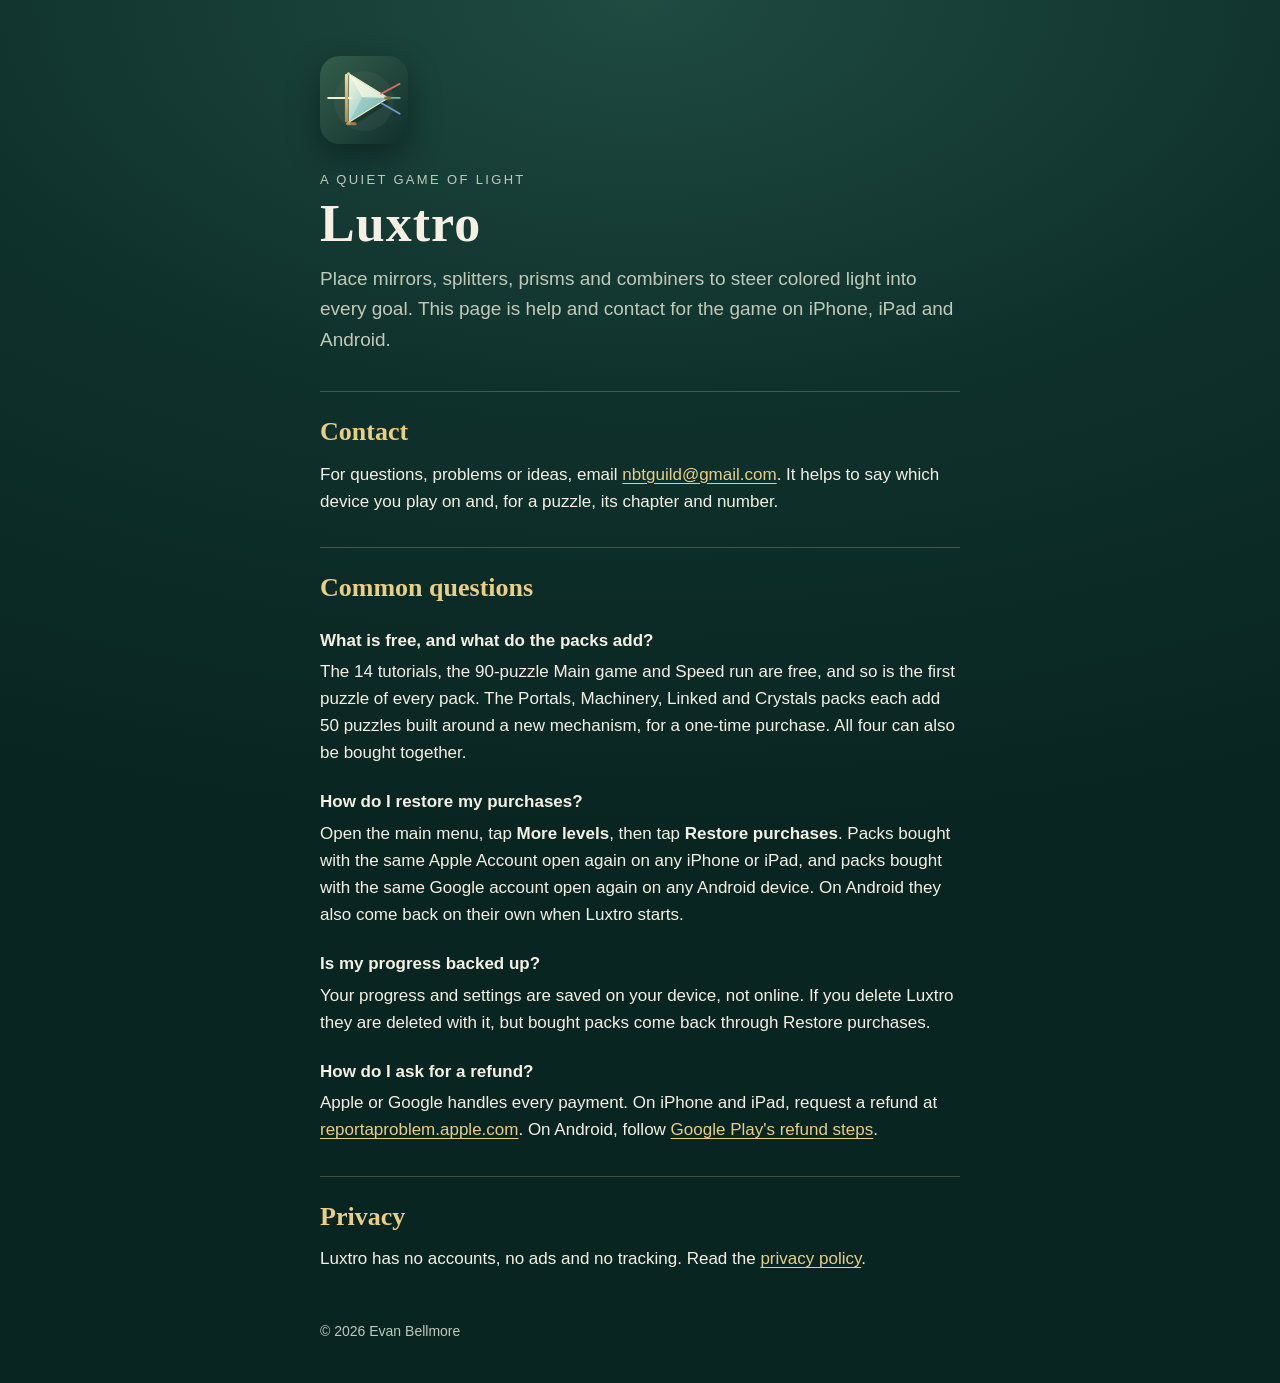
<file: index.html>
<!doctype html>
<html lang="en">
<head>
<meta charset="utf-8">
<meta name="viewport" content="width=device-width, initial-scale=1">
<title>Luxtro Support</title>
<meta name="description" content="Help and contact for Luxtro, a quiet puzzle game of light for iPhone, iPad and Android.">
<link rel="icon" href="icon.svg" type="image/svg+xml">
<link rel="stylesheet" href="style.css">
</head>
<body>
<main>
  <header>
    <img class="icon" src="icon.svg" alt="" width="88" height="88">
    <p class="kicker">A quiet game of light</p>
    <h1>Luxtro</h1>
    <p class="lede">Place mirrors, splitters, prisms and combiners to steer colored light into every goal. This page is help and contact for the game on iPhone, iPad and Android.</p>
  </header>

  <section>
    <h2>Contact</h2>
    <p>For questions, problems or ideas, email <a href="mailto:nbtguild@gmail.com">nbtguild@gmail.com</a>. It helps to say which device you play on and, for a puzzle, its chapter and number.</p>
  </section>

  <section>
    <h2>Common questions</h2>

    <h3>What is free, and what do the packs add?</h3>
    <p>The 14 tutorials, the 90-puzzle Main game and Speed run are free, and so is the first puzzle of every pack. The Portals, Machinery, Linked and Crystals packs each add 50 puzzles built around a new mechanism, for a one-time purchase. All four can also be bought together.</p>

    <h3>How do I restore my purchases?</h3>
    <p>Open the main menu, tap <strong>More levels</strong>, then tap <strong>Restore purchases</strong>. Packs bought with the same Apple Account open again on any iPhone or iPad, and packs bought with the same Google account open again on any Android device. On Android they also come back on their own when Luxtro starts.</p>

    <h3>Is my progress backed up?</h3>
    <p>Your progress and settings are saved on your device, not online. If you delete Luxtro they are deleted with it, but bought packs come back through Restore purchases.</p>

    <h3>How do I ask for a refund?</h3>
    <p>Apple or Google handles every payment. On iPhone and iPad, request a refund at <a href="https://reportaproblem.apple.com">reportaproblem.apple.com</a>. On Android, follow <a href="https://support.google.com/googleplay/answer/2479637">Google Play's refund steps</a>.</p>
  </section>

  <section>
    <h2>Privacy</h2>
    <p>Luxtro has no accounts, no ads and no tracking. Read the <a href="privacy.html">privacy policy</a>.</p>
  </section>

  <footer>© 2026 Evan Bellmore</footer>
</main>
</body>
</html>
</file>
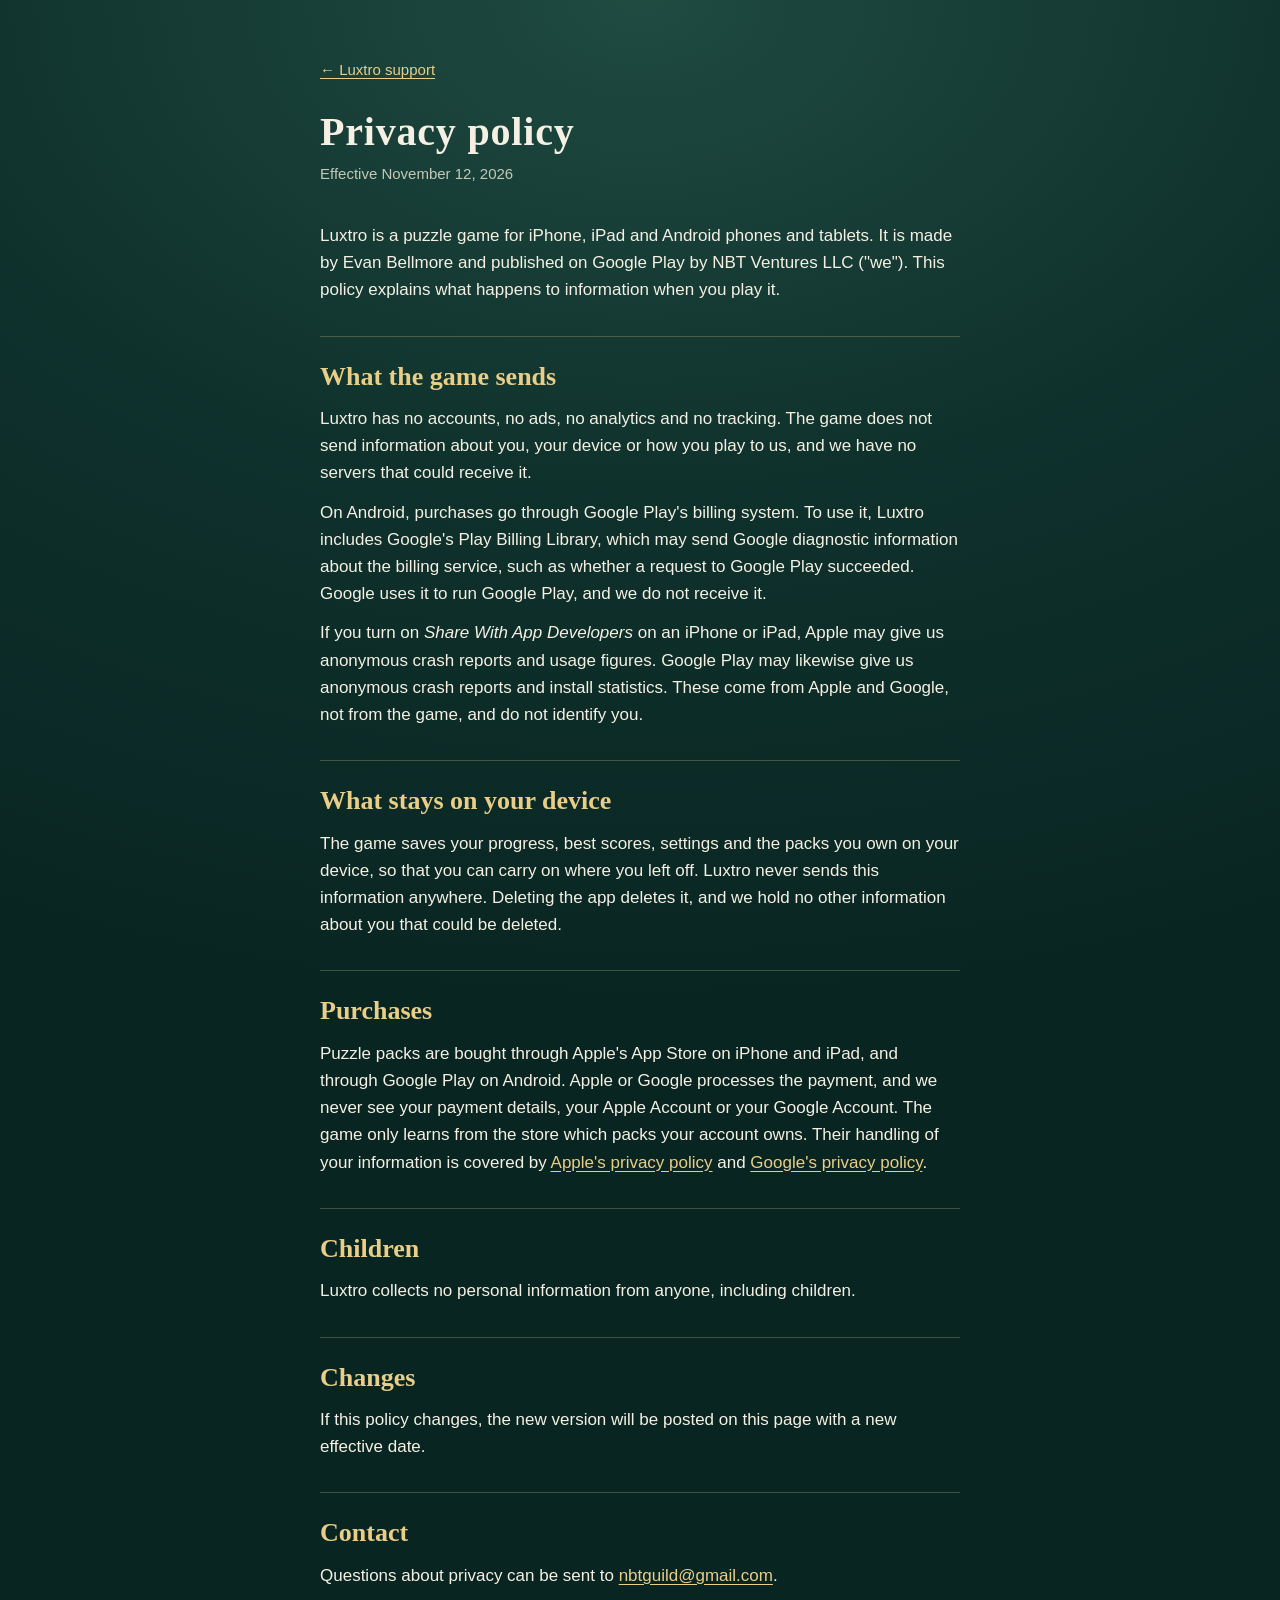
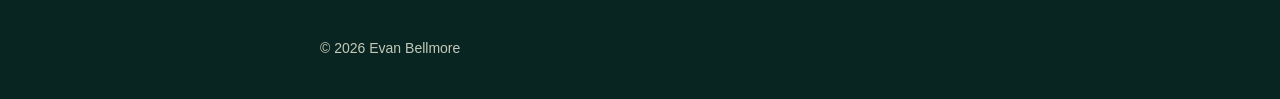
<file: privacy.html>
<!doctype html>
<html lang="en">
<head>
<meta charset="utf-8">
<meta name="viewport" content="width=device-width, initial-scale=1">
<title>Luxtro Privacy Policy</title>
<meta name="description" content="The privacy policy for Luxtro, the puzzle game for iPhone, iPad and Android: no accounts, no ads and no tracking.">
<link rel="icon" href="icon.svg" type="image/svg+xml">
<link rel="stylesheet" href="style.css">
</head>
<body>
<main>
  <a class="back" href="./">← Luxtro support</a>
  <header>
    <h1 class="page">Privacy policy</h1>
    <p class="meta">Effective November 12, 2026</p>
  </header>

  <p>Luxtro is a puzzle game for iPhone, iPad and Android phones and tablets. It is made by Evan Bellmore and published on Google Play by NBT Ventures LLC ("we"). This policy explains what happens to information when you play it.</p>

  <section>
    <h2>What the game sends</h2>
    <p>Luxtro has no accounts, no ads, no analytics and no tracking. The game does not send information about you, your device or how you play to us, and we have no servers that could receive it.</p>
    <p>On Android, purchases go through Google Play's billing system. To use it, Luxtro includes Google's Play Billing Library, which may send Google diagnostic information about the billing service, such as whether a request to Google Play succeeded. Google uses it to run Google Play, and we do not receive it.</p>
    <p>If you turn on <em>Share With App Developers</em> on an iPhone or iPad, Apple may give us anonymous crash reports and usage figures. Google Play may likewise give us anonymous crash reports and install statistics. These come from Apple and Google, not from the game, and do not identify you.</p>
  </section>

  <section>
    <h2>What stays on your device</h2>
    <p>The game saves your progress, best scores, settings and the packs you own on your device, so that you can carry on where you left off. Luxtro never sends this information anywhere. Deleting the app deletes it, and we hold no other information about you that could be deleted.</p>
  </section>

  <section>
    <h2>Purchases</h2>
    <p>Puzzle packs are bought through Apple's App Store on iPhone and iPad, and through Google Play on Android. Apple or Google processes the payment, and we never see your payment details, your Apple Account or your Google Account. The game only learns from the store which packs your account owns. Their handling of your information is covered by <a href="https://www.apple.com/legal/privacy/">Apple's privacy policy</a> and <a href="https://policies.google.com/privacy">Google's privacy policy</a>.</p>
  </section>

  <section>
    <h2>Children</h2>
    <p>Luxtro collects no personal information from anyone, including children.</p>
  </section>

  <section>
    <h2>Changes</h2>
    <p>If this policy changes, the new version will be posted on this page with a new effective date.</p>
  </section>

  <section>
    <h2>Contact</h2>
    <p>Questions about privacy can be sent to <a href="mailto:nbtguild@gmail.com">nbtguild@gmail.com</a>.</p>
  </section>

  <footer>© 2026 Evan Bellmore</footer>
</main>
</body>
</html>
</file>
<file: style.css>
:root {
  --bg: #0f312c;
  --bg-deep: #092522;
  --paper: #f5f0e3;
  --muted: #c3c9b9;
  --brass: #e9ce88;
  --brass-hover: #fff1c4;
  --line: rgba(233, 206, 136, 0.26);
  --serif: "Iowan Old Style", "Palatino Linotype", Palatino, "Book Antiqua", Georgia, serif;
  --sans: -apple-system, BlinkMacSystemFont, "Segoe UI", Roboto, Helvetica, Arial, sans-serif;
}

* { box-sizing: border-box; }

html { background: var(--bg-deep); }

body {
  margin: 0;
  min-height: 100vh;
  background: radial-gradient(120% 60% at 50% 0%, #1f4b41 0%, var(--bg) 48%, var(--bg-deep) 100%);
  color: var(--paper);
  font: 17px/1.6 var(--sans);
  -webkit-text-size-adjust: 100%;
}

main {
  max-width: 680px;
  margin: 0 auto;
  padding: 56px 20px 40px;
}

header { margin-bottom: 36px; }

.icon {
  display: block;
  width: 88px;
  height: 88px;
  border-radius: 20px;
  box-shadow: 0 12px 32px rgba(0, 0, 0, 0.35);
}

.kicker {
  margin: 26px 0 4px;
  color: var(--muted);
  font-size: 13px;
  letter-spacing: 0.18em;
  text-transform: uppercase;
}

h1 {
  margin: 0;
  font: 600 52px/1.1 var(--serif);
  letter-spacing: 0.02em;
}

h1.page { font-size: 40px; }

.lede {
  margin: 12px 0 0;
  color: var(--muted);
  font-size: 19px;
}

.meta {
  margin: 8px 0 0;
  color: var(--muted);
  font-size: 15px;
}

section {
  margin-top: 32px;
  padding-top: 24px;
  border-top: 1px solid var(--line);
}

h2 {
  margin: 0 0 12px;
  color: var(--brass);
  font: 600 26px/1.25 var(--serif);
}

h3 {
  margin: 22px 0 4px;
  font-size: 17px;
}

p { margin: 0 0 12px; }

a {
  color: var(--brass);
  text-underline-offset: 3px;
}

a:hover { color: var(--brass-hover); }

.back {
  display: inline-block;
  margin-bottom: 28px;
  font-size: 15px;
}

footer {
  margin-top: 48px;
  color: var(--muted);
  font-size: 14px;
}
</file>
